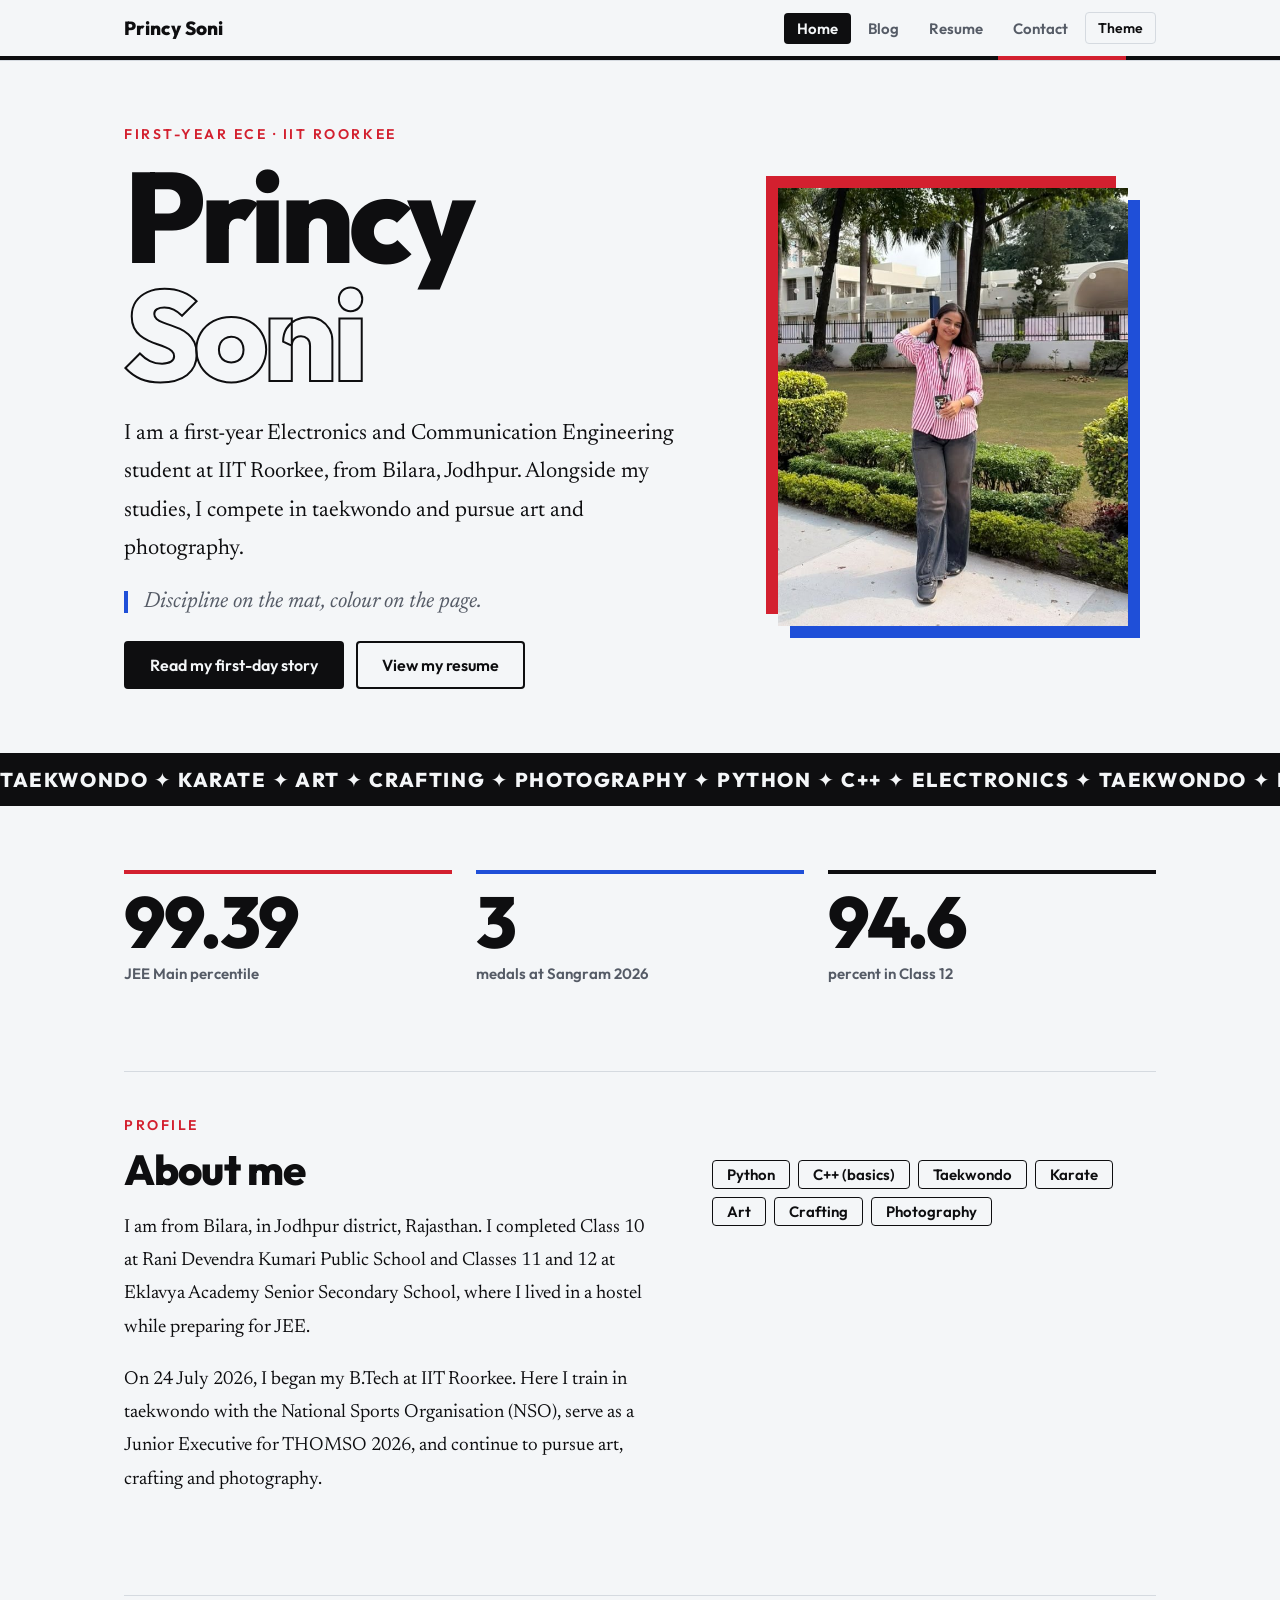
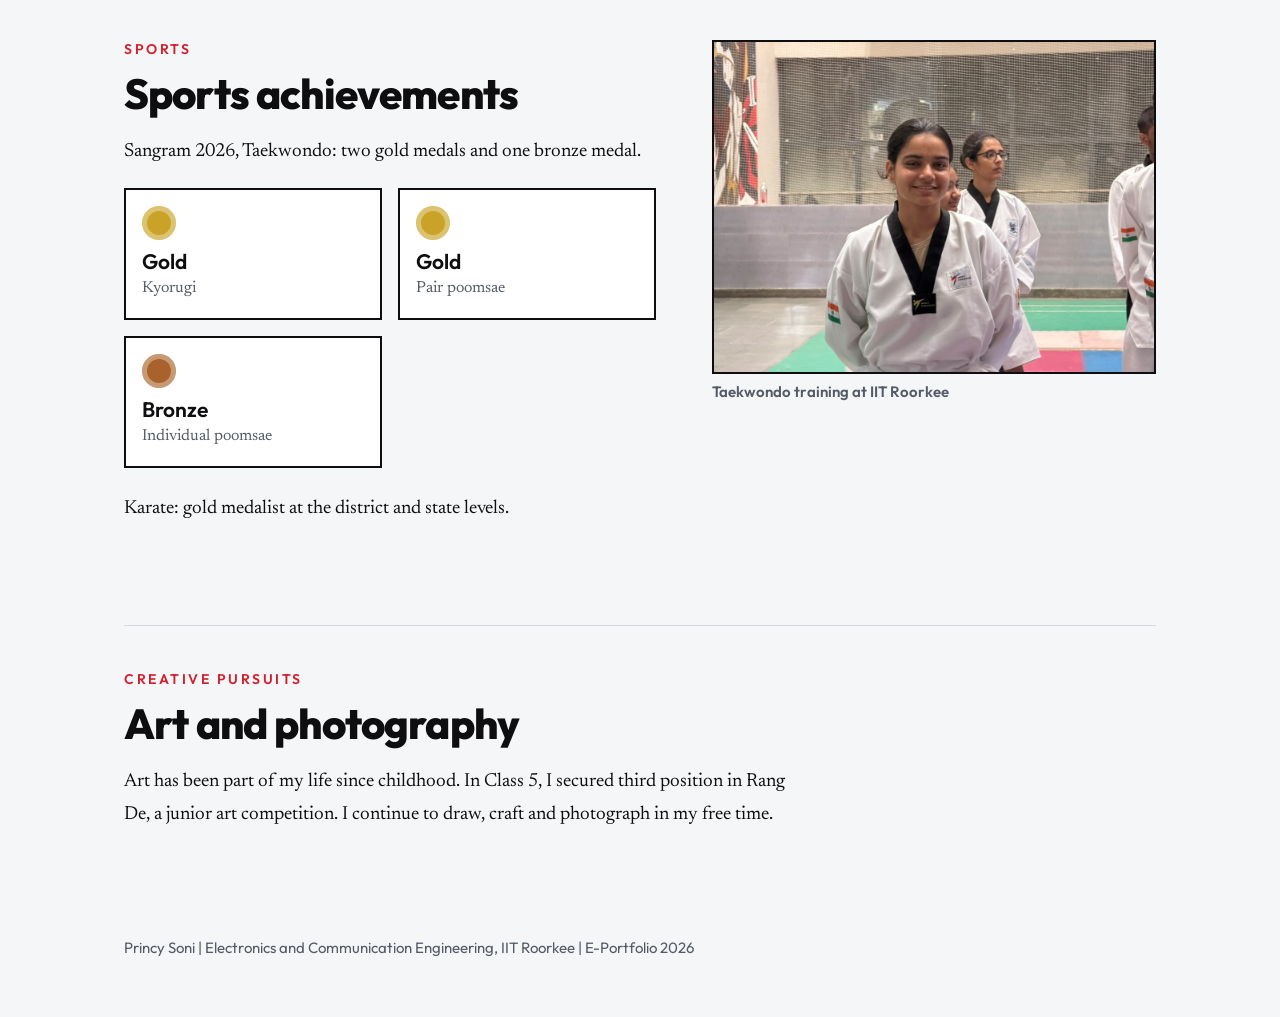
<file: index.html>
<!DOCTYPE html>
<html lang="en"><head><meta charset="utf-8">
<meta name="viewport" content="width=device-width, initial-scale=1, viewport-fit=cover">
<title>Home | Princy Soni</title>
<link rel="preconnect" href="https://fonts.googleapis.com">
<link href="https://fonts.googleapis.com/css2?family=Outfit:wght@400;600;800&family=Newsreader:ital,wght@0,400;0,600;1,400&display=swap" rel="stylesheet">
<link rel="stylesheet" href="style.css"></head>
<body data-page="index">
<div id="hdr"></div>
<main>
<div class="hero"><div>
<p class="eyebrow">First-year ECE &middot; IIT Roorkee</p>
<h1 class="name"><span>Princy</span><span class="o">Soni</span></h1>
<p class="lead">I am a first-year Electronics and Communication Engineering student at IIT Roorkee, from Bilara, Jodhpur. Alongside my studies, I compete in taekwondo and pursue art and photography.</p>
<p class="motto">Discipline on the mat, colour on the page.</p>
<div class="btns"><a class="btn fill" href="blog.html">Read my first-day story</a><a class="btn" href="resume.html">View my resume</a></div></div>
<div class="photo"><span aria-hidden="true">PS</span><img src="photo.jpg" alt="Portrait of Princy Soni on the IIT Roorkee campus" onerror="this.remove()"></div></div>
</main>
<div class="mq" aria-hidden="true"><div>Taekwondo &#10022; Karate &#10022; Art &#10022; Crafting &#10022; Photography &#10022; Python &#10022; C++ &#10022; Electronics &#10022; Taekwondo &#10022; Karate &#10022; Art &#10022; Crafting &#10022; Photography &#10022; Python &#10022; C++ &#10022; Electronics &#10022; </div></div>
<main style="padding-top:0">
<div class="stats rv">
<div class="stat"><b data-count="99.39" data-dec="2">0</b><span>JEE Main percentile</span></div>
<div class="stat"><b data-count="3">0</b><span>medals at Sangram 2026</span></div>
<div class="stat"><b data-count="94.6" data-dec="1">0</b><span>percent in Class 12</span></div></div>

<div class="sec split rv"><div><p class="eyebrow">Profile</p><h2>About me</h2>
<p>I am from Bilara, in Jodhpur district, Rajasthan. I completed Class 10 at Rani Devendra Kumari Public School and Classes 11 and 12 at Eklavya Academy Senior Secondary School, where I lived in a hostel while preparing for JEE.</p>
<p>On 24 July 2026, I began my B.Tech at IIT Roorkee. Here I train in taekwondo with the National Sports Organisation (NSO), serve as a Junior Executive for THOMSO 2026, and continue to pursue art, crafting and photography.</p></div>
<ul class="chips" style="margin-top:44px"><li>Python</li><li>C++ (basics)</li><li>Taekwondo</li><li>Karate</li><li>Art</li><li>Crafting</li><li>Photography</li></ul></div>

<div class="sec split rv"><div><p class="eyebrow">Sports</p><h2>Sports achievements</h2>
<p>Sangram 2026, Taekwondo: two gold medals and one bronze medal.</p>
<div class="medals">
<div class="medal"><i></i><h3>Gold</h3><p>Kyorugi</p></div>
<div class="medal"><i></i><h3>Gold</h3><p>Pair poomsae</p></div>
<div class="medal b"><i></i><h3>Bronze</h3><p>Individual poomsae</p></div></div>
<p style="margin-top:24px">Karate: gold medalist at the district and state levels.</p></div>
<figure class="fig"><img src="taekwondo.jpg" alt="Princy Soni in her taekwondo uniform" loading="lazy"><figcaption>Taekwondo training at IIT Roorkee</figcaption></figure></div>

<div class="sec rv"><p class="eyebrow">Creative pursuits</p><h2>Art and photography</h2>
<p style="max-width:36em">Art has been part of my life since childhood. In Class 5, I secured third position in Rang De, a junior art competition. I continue to draw, craft and photograph in my free time.</p></div>
</main>
<div id="ftr"></div>
<script src="layout.js"></script>
</body></html>
</file>
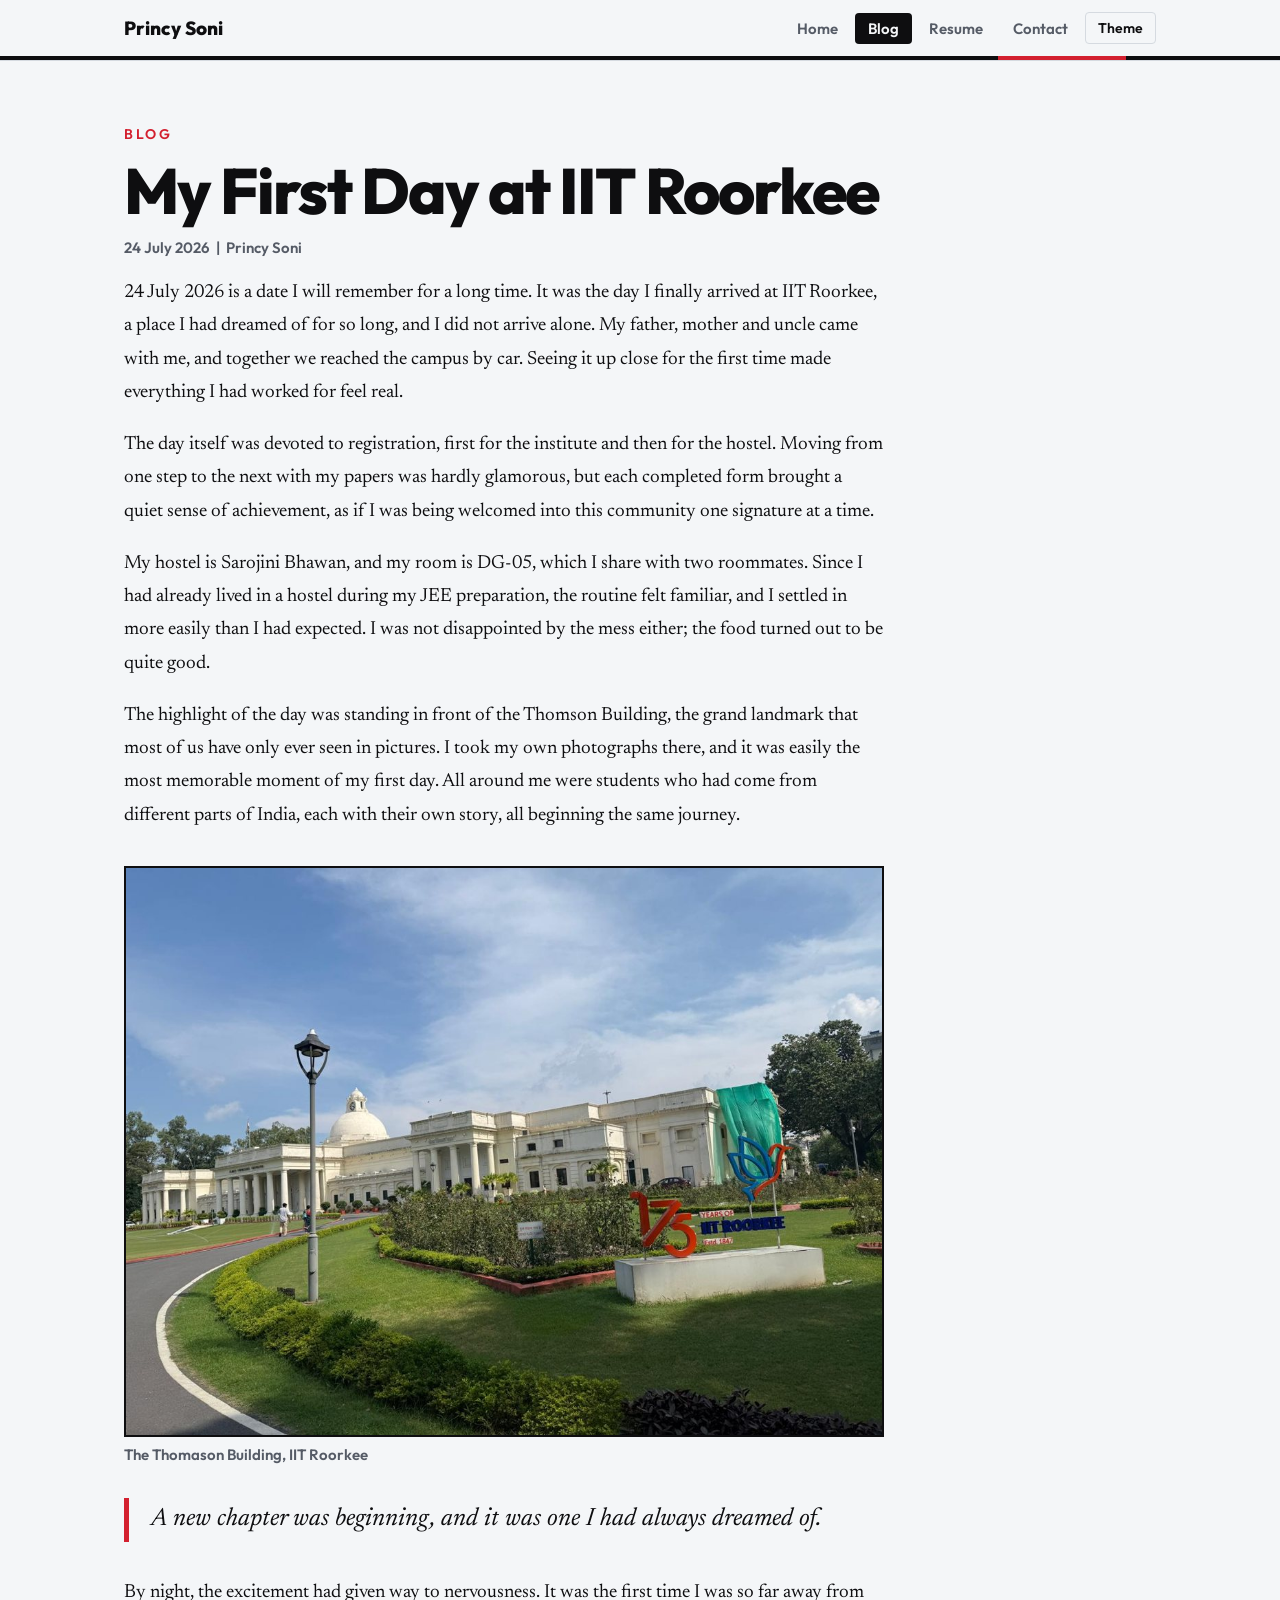
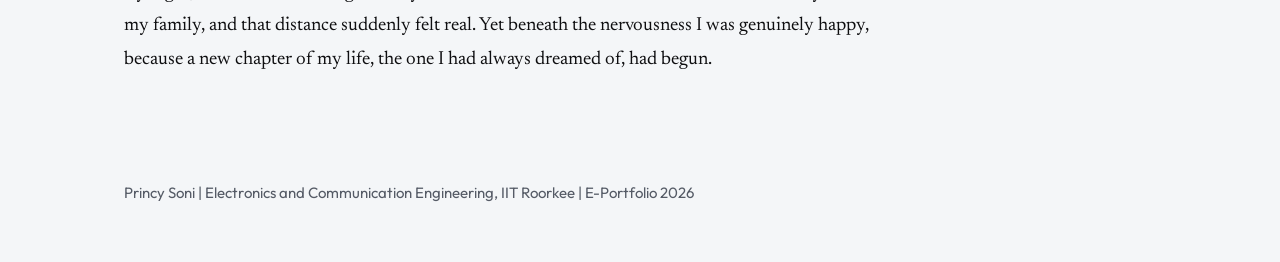
<file: blog.html>
<!DOCTYPE html>
<html lang="en"><head><meta charset="utf-8">
<meta name="viewport" content="width=device-width, initial-scale=1, viewport-fit=cover">
<title>Blog | Princy Soni</title>
<link rel="preconnect" href="https://fonts.googleapis.com">
<link href="https://fonts.googleapis.com/css2?family=Outfit:wght@400;600;800&family=Newsreader:ital,wght@0,400;0,600;1,400&display=swap" rel="stylesheet">
<link rel="stylesheet" href="style.css"></head>
<body data-page="blog">
<div id="hdr"></div>
<main><article class="post">
<p class="eyebrow">Blog</p>
<h1 class="pg">My First Day at IIT Roorkee</h1>
<div class="meta">24 July 2026 &nbsp;|&nbsp; Princy Soni</div>
<p>24 July 2026 is a date I will remember for a long time. It was the day I finally arrived at IIT Roorkee, a place I had dreamed of for so long, and I did not arrive alone. My father, mother and uncle came with me, and together we reached the campus by car. Seeing it up close for the first time made everything I had worked for feel real.</p>
<p>The day itself was devoted to registration, first for the institute and then for the hostel. Moving from one step to the next with my papers was hardly glamorous, but each completed form brought a quiet sense of achievement, as if I was being welcomed into this community one signature at a time.</p>
<p>My hostel is Sarojini Bhawan, and my room is DG-05, which I share with two roommates. Since I had already lived in a hostel during my JEE preparation, the routine felt familiar, and I settled in more easily than I had expected. I was not disappointed by the mess either; the food turned out to be quite good.</p>
<p>The highlight of the day was standing in front of the Thomson Building, the grand landmark that most of us have only ever seen in pictures. I took my own photographs there, and it was easily the most memorable moment of my first day. All around me were students who had come from different parts of India, each with their own story, all beginning the same journey.</p>
<figure class="fig wide"><img src="thomson.jpg" alt="The Thomason Building at IIT Roorkee with the 175 years sign in front" loading="lazy"><figcaption>The Thomason Building, IIT Roorkee</figcaption></figure>
<blockquote>A new chapter was beginning, and it was one I had always dreamed of.</blockquote>
<p>By night, the excitement had given way to nervousness. It was the first time I was so far away from my family, and that distance suddenly felt real. Yet beneath the nervousness I was genuinely happy, because a new chapter of my life, the one I had always dreamed of, had begun.</p>
</article></main>
<div id="ftr"></div>
<script src="layout.js"></script>
</body></html>
</file>
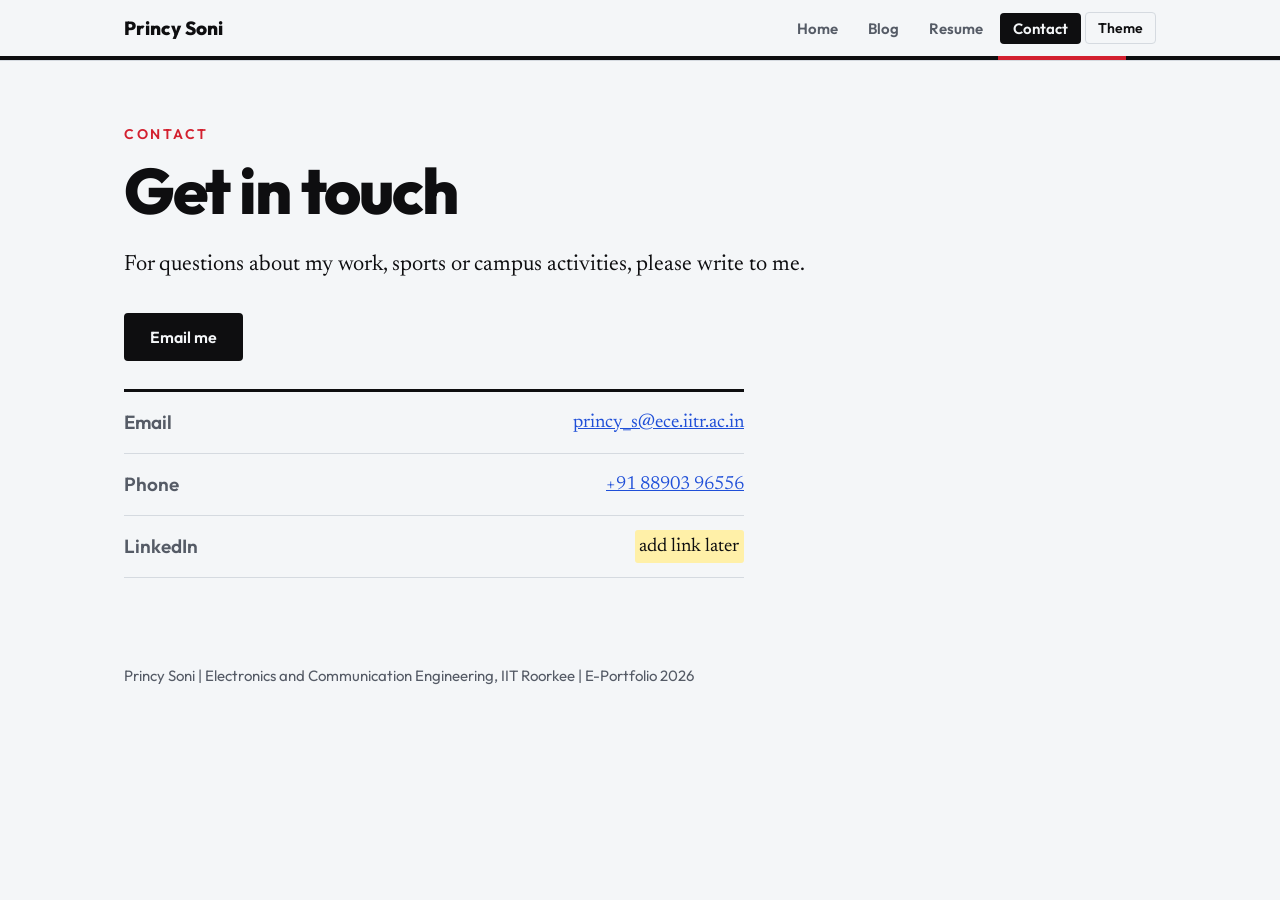
<file: contact.html>
<!DOCTYPE html>
<html lang="en"><head><meta charset="utf-8">
<meta name="viewport" content="width=device-width, initial-scale=1, viewport-fit=cover">
<title>Contact | Princy Soni</title>
<link rel="preconnect" href="https://fonts.googleapis.com">
<link href="https://fonts.googleapis.com/css2?family=Outfit:wght@400;600;800&family=Newsreader:ital,wght@0,400;0,600;1,400&display=swap" rel="stylesheet">
<link rel="stylesheet" href="style.css"></head>
<body data-page="contact">
<div id="hdr"></div>
<main>
<p class="eyebrow">Contact</p>
<h1 class="pg">Get in touch</h1>
<p class="lead">For questions about my work, sports or campus activities, please write to me.</p>
<div class="btns"><a class="btn fill" href="mailto:princy_s@ece.iitr.ac.in">Email me</a></div>
<ul class="contact">
<li><span>Email</span><a href="mailto:princy_s@ece.iitr.ac.in">princy_s@ece.iitr.ac.in</a></li>
<li><span>Phone</span><a href="tel:+918890396556">+91 88903 96556</a></li>
<li><span>LinkedIn</span><span class="ph">add link later</span></li></ul>
</main>
<div id="ftr"></div>
<script src="layout.js"></script>
</body></html>
</file>
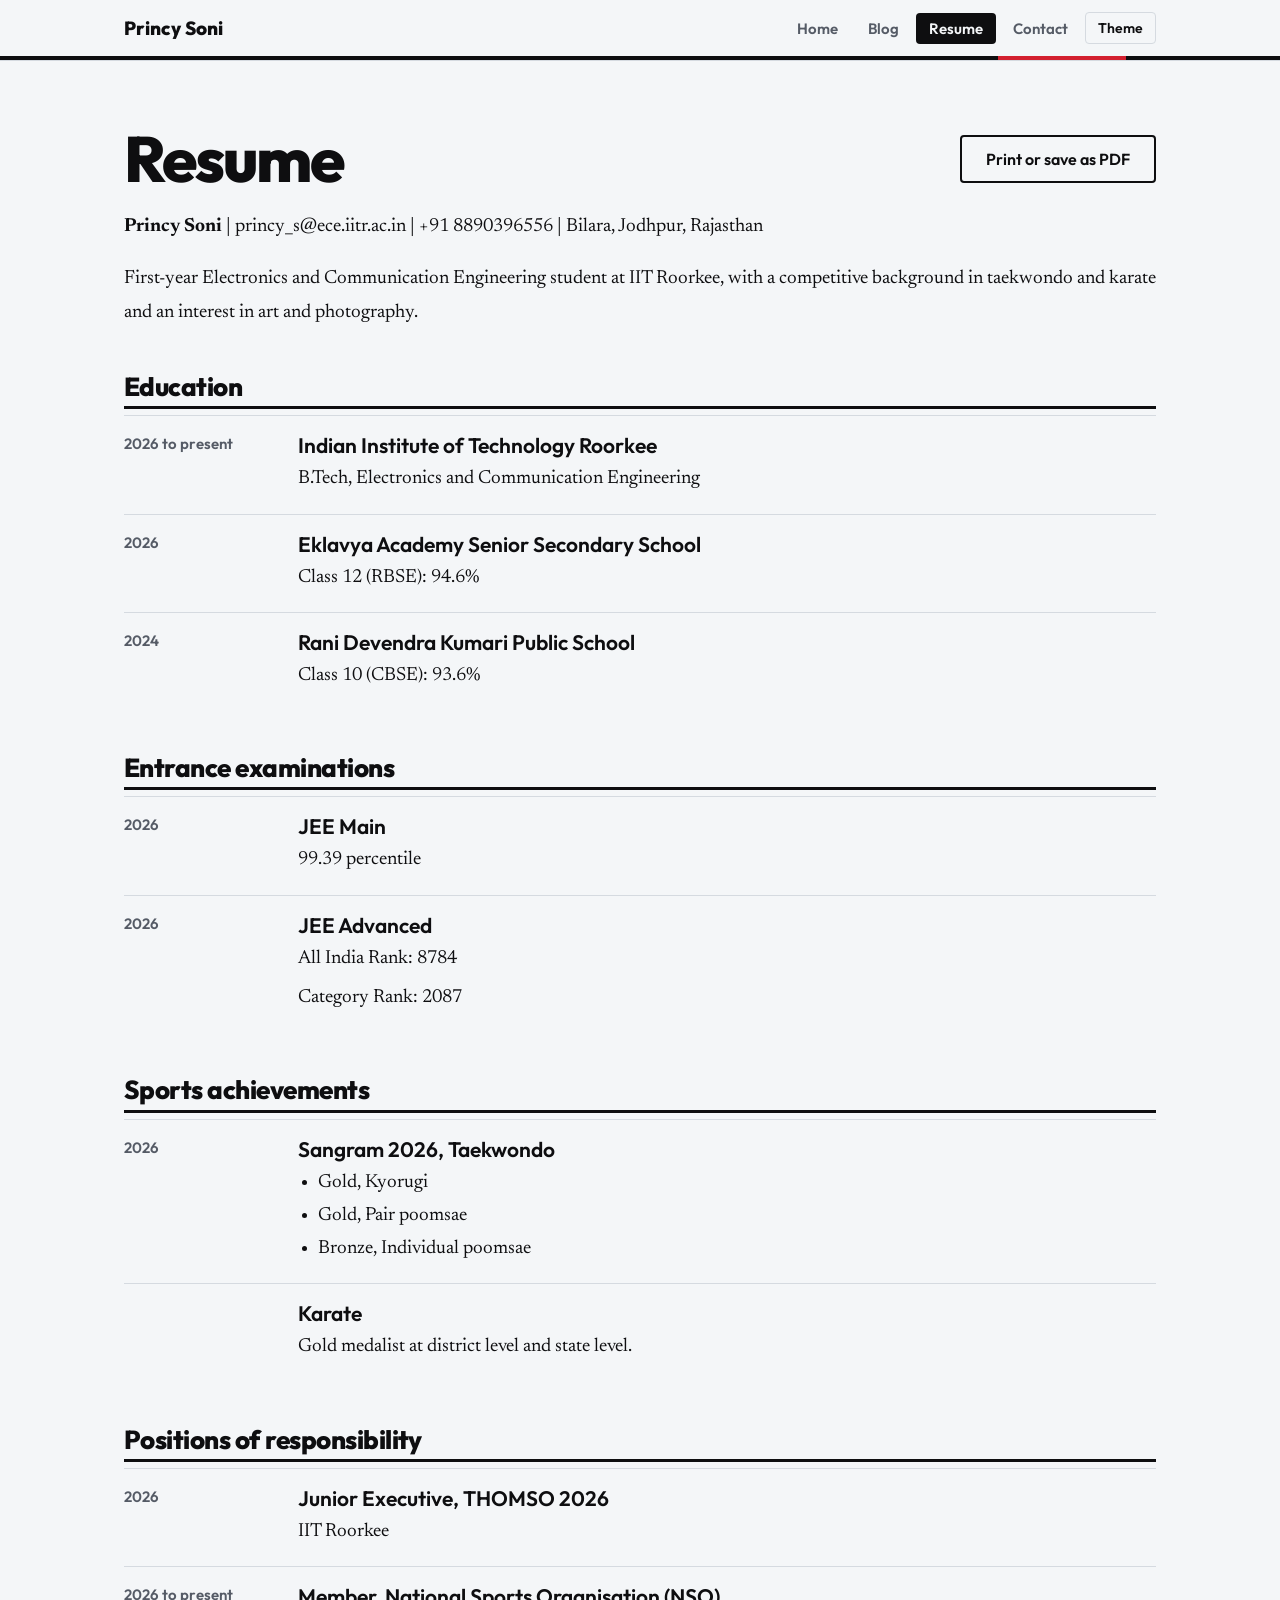
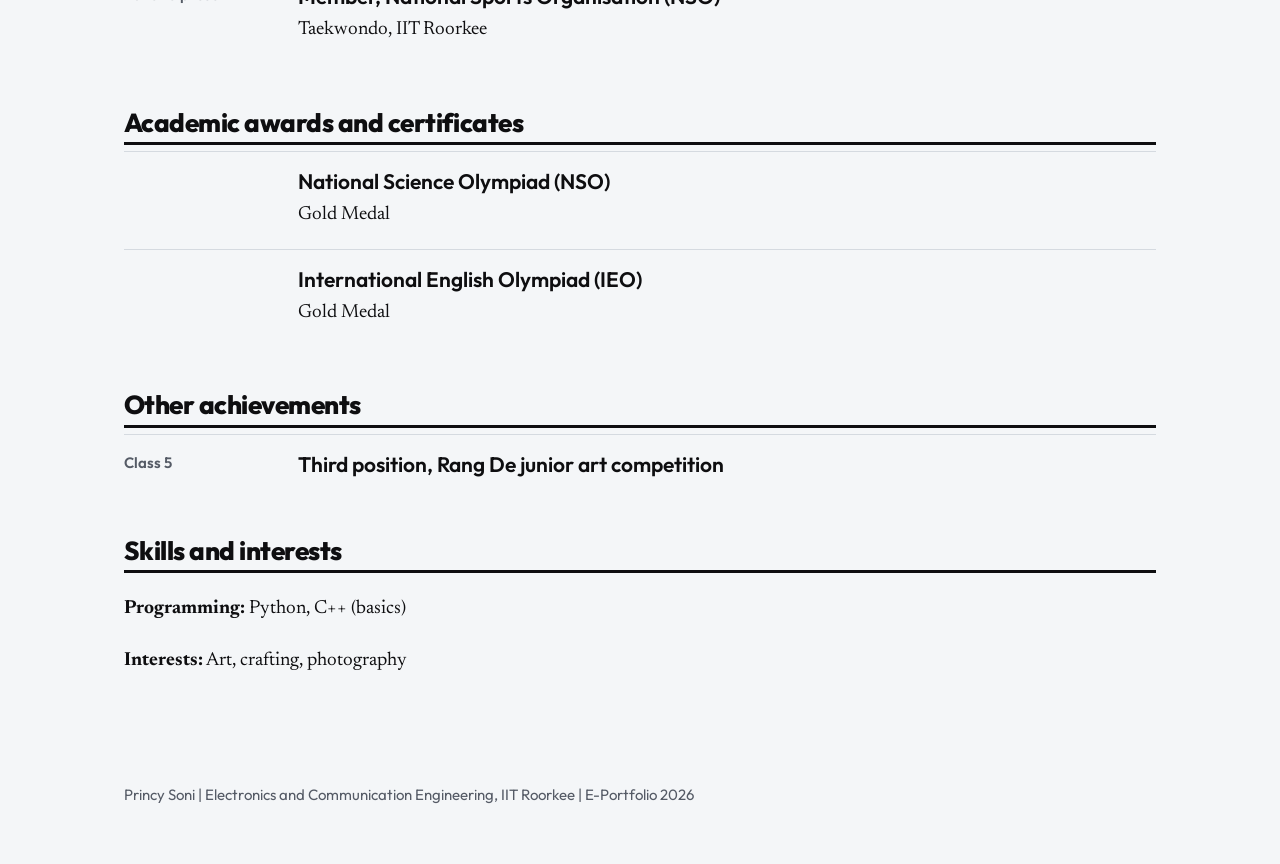
<file: resume.html>
<!DOCTYPE html>
<html lang="en"><head><meta charset="utf-8">
<meta name="viewport" content="width=device-width, initial-scale=1, viewport-fit=cover">
<title>Resume | Princy Soni</title>
<link rel="preconnect" href="https://fonts.googleapis.com">
<link href="https://fonts.googleapis.com/css2?family=Outfit:wght@400;600;800&family=Newsreader:ital,wght@0,400;0,600;1,400&display=swap" rel="stylesheet">
<link rel="stylesheet" href="style.css"></head>
<body data-page="resume">
<div id="hdr"></div>
<main>
<div style="display:flex;justify-content:space-between;align-items:center;gap:16px;flex-wrap:wrap"><h1 class="pg">Resume</h1>
<button class="btn" onclick="window.print()">Print or save as PDF</button></div>
<p style="margin-top:18px"><b>Princy Soni</b> | princy_s@ece.iitr.ac.in | +91 8890396556 | Bilara, Jodhpur, Rajasthan</p>
<p>First-year Electronics and Communication Engineering student at IIT Roorkee, with a competitive background in taekwondo and karate and an interest in art and photography.</p>
<div class="rsec"><h2>Education</h2>
<div class="entry"><div class="when">2026 to present</div><div><h3>Indian Institute of Technology Roorkee</h3><p>B.Tech, Electronics and Communication Engineering</p></div></div>
<div class="entry"><div class="when">2026</div><div><h3>Eklavya Academy Senior Secondary School</h3><p>Class 12 (RBSE): 94.6%</p></div></div>
<div class="entry"><div class="when">2024</div><div><h3>Rani Devendra Kumari Public School</h3><p>Class 10 (CBSE): 93.6%</p></div></div></div>
<div class="rsec"><h2>Entrance examinations</h2>
<div class="entry"><div class="when">2026</div><div><h3>JEE Main</h3><p>99.39 percentile</p></div></div>
<div class="entry"><div class="when">2026</div><div><h3>JEE Advanced</h3><p>All India Rank: 8784</p><p>Category Rank: 2087</p></div></div>
</p></div></div></div>
<div class="rsec"><h2>Sports achievements</h2>
<div class="entry"><div class="when">2026</div><div><h3>Sangram 2026, Taekwondo</h3><ul><li>Gold, Kyorugi</li><li>Gold, Pair poomsae</li><li>Bronze, Individual poomsae</li></ul></div></div>
<div class="entry"><div class="when"></div><div><h3>Karate</h3><p>Gold medalist at district level and state level.</p></div></div></div>
<div class="rsec"><h2>Positions of responsibility</h2>
<div class="entry"><div class="when">2026</div><div><h3>Junior Executive, THOMSO 2026</h3><p>IIT Roorkee</p></div></div>
<div class="entry"><div class="when">2026 to present</div><div><h3>Member, National Sports Organisation (NSO)</h3><p>Taekwondo, IIT Roorkee</p></div></div></div>
<div class="rsec"><h2>Academic awards and certificates</h2>
<div class="entry"><div class="when"></span></div><div><h3>National Science Olympiad (NSO)</h3><p>Gold Medal</p></div></div>
<div class="entry"><div class="when"></span></div><div><h3>International English Olympiad (IEO)</h3><p>Gold Medal</p></div></div></div><div class="rsec"><h2>Other achievements</h2>
<div class="entry"><div class="when">Class 5</div><div><h3>Third position, Rang De junior art competition</h3></div></div></div>
<div class="rsec"><h2>Skills and interests</h2>
<p><b>Programming:</b> Python, C++ (basics)</p><p><b>Interests:</b> Art, crafting, photography</p></div>
</main>
<div id="ftr"></div>
<script src="layout.js"></script>
</body></html>
</file>
<file: style.css>
:root{--bg:#F4F6F8;--surface:#fff;--ink:#0E0E10;--muted:#555B66;--line:#D5DAE0;--red:#D3202F;--blue:#1F4FD8;--gold:#C9A227;--bronze:#A9622B;--mark:#FFF0A8;
--head:'Outfit','Segoe UI',system-ui,sans-serif;--body:'Newsreader',Georgia,serif;
box-sizing:border-box;padding-top:env(safe-area-inset-top,0px);padding-bottom:env(safe-area-inset-bottom,0px)}
@media (prefers-color-scheme:dark){:root:not([data-theme="light"]){--bg:#0E1014;--surface:#171A20;--ink:#EDEEF0;--muted:#A3A9B5;--line:#2A2F38;--red:#FF5A66;--blue:#7FA1FF;--mark:#4A4020}}
:root[data-theme="dark"]{--bg:#0E1014;--surface:#171A20;--ink:#EDEEF0;--muted:#A3A9B5;--line:#2A2F38;--red:#FF5A66;--blue:#7FA1FF;--mark:#4A4020}
*{box-sizing:border-box}html{scroll-behavior:smooth}
body{margin:0;background:var(--bg);color:var(--ink);font:19px/1.75 var(--body)}
a{color:var(--blue)}:focus-visible{outline:3px solid var(--blue);outline-offset:3px}
.ph{background:var(--mark);padding:0 .25em;border-radius:3px}
.bar{position:sticky;top:0;z-index:5;background:var(--bg);border-bottom:1px solid var(--line)}
.bar::after{content:"";display:block;height:4px;background:linear-gradient(90deg,var(--ink) 0 78%,var(--red) 78% 88%,var(--ink) 88%)}
.bar-in{max-width:1080px;margin:auto;display:flex;align-items:center;justify-content:space-between;padding:12px 24px;gap:16px}
.bar b{font:800 19px var(--head)}
nav{display:flex;gap:4px;align-items:center;flex-wrap:wrap}
nav a{font:600 15px var(--head);text-decoration:none;color:var(--muted);padding:6px 13px;border-radius:4px}
nav a:hover{color:var(--ink)}nav a[aria-current="page"]{color:var(--bg);background:var(--ink)}
#theme{font:600 14px var(--head);background:none;border:1px solid var(--line);color:var(--ink);border-radius:4px;padding:6px 12px;cursor:pointer}
main{max-width:1080px;margin:auto;padding:64px 24px}
h1,h2,h3{font-family:var(--head);line-height:1.05;margin:0}
h2{font-size:clamp(28px,5vw,42px);font-weight:800;letter-spacing:-.02em;margin:0 0 18px}
h3{font-size:21px;font-weight:600}
.eyebrow{font:600 14px var(--head);letter-spacing:.18em;text-transform:uppercase;color:var(--red);margin:0 0 14px}
.pg{font-size:clamp(36px,6vw,64px);font-weight:800;letter-spacing:-.03em}
.hero{display:grid;gap:56px;grid-template-columns:1.4fr 1fr;align-items:center}
.name{font-size:clamp(56px,11vw,128px);font-weight:800;letter-spacing:-.045em;line-height:.92}
.name span{display:block}.name .o{color:transparent;-webkit-text-stroke:2px var(--ink)}
.lead{max-width:31em;margin:22px 0 0;font-size:22px}
.motto{margin:22px 0 0;font:italic 22px var(--body);color:var(--muted);border-left:4px solid var(--blue);padding-left:16px}
.btns{display:flex;flex-wrap:wrap;gap:12px;margin-top:28px}
.btn{font:600 16px var(--head);text-decoration:none;padding:12px 24px;border-radius:4px;border:2px solid var(--ink);color:var(--ink);background:none;cursor:pointer;transition:transform .2s}
.btn:hover{transform:translateY(-3px)}.btn.fill{background:var(--ink);color:var(--bg)}
.photo{position:relative;aspect-ratio:4/5;max-width:350px;justify-self:center;width:100%;background:var(--surface);box-shadow:-12px -12px 0 var(--red),12px 12px 0 var(--blue);display:grid;place-items:center;overflow:hidden;transition:transform .4s}
.photo:hover{transform:rotate(-1.5deg)}
.photo img{position:absolute;inset:0;width:100%;height:100%;object-fit:cover}
.photo span{font:800 80px var(--head);color:var(--line)}
.mq{overflow:hidden;border-block:2px solid var(--ink);background:var(--ink);color:var(--bg);white-space:nowrap}
.mq div{display:inline-block;padding:12px 0;font:800 20px var(--head);letter-spacing:.08em;text-transform:uppercase;animation:mq 28s linear infinite}
@keyframes mq{to{transform:translateX(-50%)}}
.stats{display:grid;grid-template-columns:repeat(auto-fit,minmax(200px,1fr));gap:24px;margin-top:64px}
.stat{border-top:4px solid var(--red);padding-top:12px}.stat:nth-child(2){border-color:var(--blue)}.stat:nth-child(3){border-color:var(--ink)}
.stat b{display:block;font:800 clamp(48px,8vw,72px) var(--head);letter-spacing:-.03em;line-height:1}
.stat span{font:600 15px var(--head);color:var(--muted)}
.sec{margin-top:80px;padding-top:44px;border-top:1px solid var(--line)}
.split{display:grid;grid-template-columns:1.2fr 1fr;gap:56px;align-items:start}
.medals{display:grid;grid-template-columns:repeat(auto-fit,minmax(170px,1fr));gap:16px;margin-top:20px}
.medal{border:2px solid var(--ink);padding:16px;background:var(--surface);transition:transform .25s,box-shadow .25s}
.medal:hover{transform:translate(-4px,-4px);box-shadow:6px 6px 0 var(--red)}
.medal i{display:block;width:34px;height:34px;border-radius:50%;margin-bottom:10px;background:var(--gold);box-shadow:inset 0 0 0 5px rgba(255,255,255,.35)}
.medal.b i{background:var(--bronze)}.medal p{margin:2px 0 0;font-size:16px;color:var(--muted)}
.chips{display:flex;flex-wrap:wrap;gap:8px;padding:0;margin:14px 0 0;list-style:none}
.chips li{border:1px solid var(--ink);padding:4px 14px;border-radius:4px;font:600 15px var(--head)}
.fig{margin:0;max-width:520px}.fig img{display:block;width:100%;height:auto;border:2px solid var(--ink)}
.fig.wide{max-width:none;margin:34px 0}
.fig figcaption{font:600 15px var(--head);color:var(--muted);margin-top:8px}
.post{max-width:40em}.post h2{font-size:28px;margin:44px 0 6px}
.post h2 em{font-style:normal;color:var(--red);margin-right:10px}
.meta{font:600 15px var(--head);color:var(--muted);margin:14px 0 8px}
blockquote{margin:34px 0;padding:4px 0 4px 22px;border-left:5px solid var(--red);font-style:italic;font-size:25px;line-height:1.45}
.entry{display:grid;grid-template-columns:150px 1fr;gap:24px;padding:18px 0;border-top:1px solid var(--line)}
.when{font:600 15px var(--head);color:var(--muted)}.entry p,.entry ul{margin:6px 0 0}.entry ul{padding-left:20px}
.rsec{margin-top:44px}.rsec h2{font-size:26px;margin-bottom:6px;border-bottom:3px solid var(--ink);padding-bottom:6px}
.contact{list-style:none;margin:28px 0 0;padding:0;border-top:3px solid var(--ink);max-width:620px}
.contact li{display:flex;justify-content:space-between;gap:16px;padding:14px 0;border-bottom:1px solid var(--line)}
.contact span:first-child{font-family:var(--head);font-weight:600;color:var(--muted)}
footer{max-width:1080px;margin:auto;padding:24px 24px 60px;color:var(--muted);font:15px var(--head)}
.js .rv{opacity:0;transform:translateY(26px);transition:opacity .7s,transform .7s}.js .rv.in{opacity:1;transform:none}
@media (prefers-reduced-motion:reduce){.rv{opacity:1!important;transform:none!important}.mq div{animation:none}html{scroll-behavior:auto}}
@media (max-width:800px){.hero,.split{grid-template-columns:1fr;gap:44px}.entry{grid-template-columns:1fr;gap:4px}.bar b{display:none}.bar-in{padding:10px 12px}main,footer{padding-left:20px;padding-right:20px}main{padding-top:40px}.photo{max-width:270px}}
@media print{.bar,.btns,#theme,footer,.mq{display:none}main{padding:0}.js .rv{opacity:1;transform:none}}
</file>
